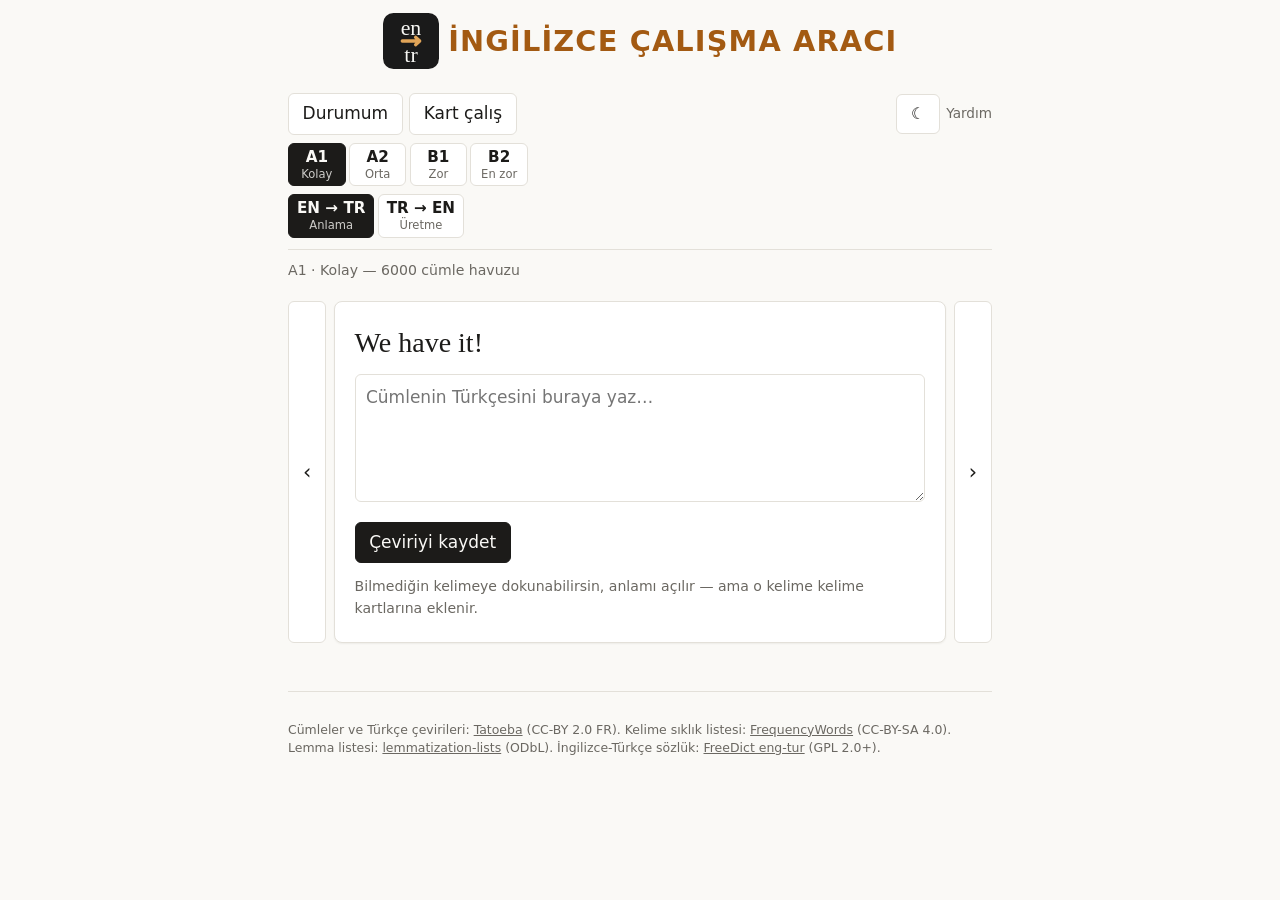
<file: index.html>
<!DOCTYPE html>
<html lang="tr">
<head>
<meta charset="utf-8">
<meta name="viewport" content="width=device-width, initial-scale=1">
<meta name="theme-color" content="#faf9f6">
<title>İngilizce Çalışma Aracı — oku, kendin çevir, öğren</title>
<meta name="description" content="Cümleyi oku, kendin çevir, doğrusuyla karşılaştır. Ücretsiz, reklamsız, internetsiz de çalışır.">

<!-- Bağlantı WhatsApp/X gibi yerlerde paylaşılınca çıplak link yerine
     başlık-açıklama-görsel kartı görünsün diye (bkz. Kur'an aracındaki
     aynı desen). -->
<meta property="og:type" content="website">
<meta property="og:locale" content="tr_TR">
<meta property="og:site_name" content="İngilizce Çalışma Aracı">
<meta property="og:title" content="İngilizce Çalışma Aracı — oku, kendin çevir, öğren">
<meta property="og:description" content="Cümleyi oku, kendin çevir, doğrusuyla farkını gör. Ücretsiz ve çevrimdışı çalışır.">
<meta property="og:image" content="https://ingilizce-gui-public.selcukh.workers.dev/paylasim.png">
<meta property="og:url" content="https://ingilizce-gui-public.selcukh.workers.dev/">
<meta name="twitter:card" content="summary_large_image">

<link rel="canonical" href="https://ingilizce-gui-public.selcukh.workers.dev/">
<!-- Google Search Console doğrulaması: property eklenince oradan
     verilen içerik değerini buraya yaz (bkz. CLAUDE.md, "Yayın"). -->
<meta name="google-site-verification" content="RmTX7oRk41L-8aVXHNc9ZlmWCdjpZTJQeW9kRRBGVSo">

<!-- Tema, ilk boyamadan ÖNCE uygulanmalı: app.js'e bırakılırsa koyu
     temada sayfa bir an beyaz yanıp sönüyor. Bu yüzden burada, satır
     içi ve stil dosyasından da önce. -->
<script>
(function () {
  try {
    var secim = localStorage.getItem("ingilizce-tema");
    if (secim !== "acik" && secim !== "koyu") {
      secim = window.matchMedia
        && window.matchMedia("(prefers-color-scheme: dark)").matches
        ? "koyu" : "acik";
    }
    document.documentElement.setAttribute("data-tema", secim);
  } catch (e) {
    document.documentElement.setAttribute("data-tema", "acik");
  }
})();
</script>
<link rel="manifest" href="manifest.json">
<link rel="icon" href="ikon.svg" type="image/svg+xml">
<link rel="apple-touch-icon" href="ikon-192.png">
<!-- iOS Safari manifest.json'daki display:standalone'u eski sürümlerde
     görmezden gelebiliyor; ana ekrana eklenince tam ekran açılması için
     bunlar gerekiyor. -->
<meta name="apple-mobile-web-app-capable" content="yes">
<meta name="apple-mobile-web-app-status-bar-style" content="black-translucent">
<meta name="apple-mobile-web-app-title" content="İngilizce">
<link rel="stylesheet" href="style.css">
</head>
<body>

<!-- app.js'ten ÖNCE ve eski söz dizimiyle: app.js hiç ayrıştırılamasa
     bile hatayı ekrana yazsın. Telefonda konsol yok. -->
<div id="js-hata" hidden></div>
<script>
(function () {
  function goster(m) {
    var k = document.getElementById("js-hata");
    if (!k) return;
    k.hidden = false;
    k.textContent = "Arayüz hatası — " + m;
  }
  window.onerror = function (m, kaynak, satir, sutun) {
    goster(m + "  (" + (kaynak || "?").split("/").pop() + ":" + satir + ":" + sutun + ")");
    return false;
  };
  window.addEventListener("unhandledrejection", function (o) {
    goster("işlem başarısız: " + (o.reason && o.reason.message ? o.reason.message : o.reason));
  });
  window.setTimeout(function () {
    if (!window.__arayuzHazir) goster("app.js yüklenmedi veya çalışmadı.");
  }, 5000);
})();
</script>
<script src="surum.js"></script>

<header>
  <!-- Görünür site başlığı: Google'dan gelen biri ilk bakışta neye
       baktığını anlasın diye (bkz. Kur'an aracındaki aynı desen).
       Sayfadaki tek h1. -->
  <div class="site-basligi">
    <img src="ikon.svg" alt="" width="48" height="48">
    <h1>İngilizce Çalışma Aracı</h1>
  </div>

  <nav class="gezinme">
    <div class="arac-satir">
      <div class="arac-grup">
        <button id="durum-ac" type="button">Durumum</button>
        <button id="kart-calis" type="button">Kart çalış</button>
      </div>
      <div class="arac-grup">
        <button id="tema-dugme" type="button" aria-label="Temayı değiştir"></button>
        <a class="yardim-link" href="yardim.html">Yardım</a>
      </div>
    </div>
    <div class="seviye-secim" id="seviye-secim"></div>
    <div class="yon-secim" id="yon-secim">
      <button type="button" data-yon="en_tr">
        <span class="seviye-kod">EN → TR</span>
        <span class="seviye-ad">Anlama</span>
      </button>
      <button type="button" data-yon="tr_en">
        <span class="seviye-kod">TR → EN</span>
        <span class="seviye-ad">Üretme</span>
      </button>
    </div>
  </nav>
  <p id="konum" class="konum"></p>
  <p id="gezinme-hata" class="gezinme-hata" hidden></p>
</header>

<main>
<div id="calisma-ekrani">
  <!-- Bir grup, üç ayrı görünür kutu: cümle+çeviri alanı, senin
       çevirin, doğru çeviri (+ kelime paneli, işaretlenenler — hepsi
       kendi kutusunda). Tek kutuya sıkıştırınca (ilk deneme) cevap
       verildikten sonra düz metin yığını gibi görünüyordu; kutular
       ayrılınca "senin" ile "doğrusu" göz gezdirirken karışmıyor. -->
  <section id="cumle-karti">
    <!-- Cümleler RASTGELE gelir — sırayla gitmenin ya da numarayla
         atlamanın (eski "No / Git") bir anlamı yok, havuzda binlerce
         cümle var ve aralarında anlamlı bir sıra da zaten yok (bkz.
         CLAUDE.md, "Rastgele cümle seçimi"). Sağdaki ok yeni rastgele
         bir cümle çeker, soldaki bu oturumda az önce gördüklerine
         geri döner (basit bir geçmiş yığını, app.js: durum.gecmis). -->
    <div class="cumle-gezinme">
      <button id="onceki" type="button" class="ok-dugmesi" aria-label="Az önce gördüğün cümle" title="Az önce gördüğün cümle">‹</button>
      <div class="kutu" id="cumle-kutusu">
        <!-- #ingilizce TEK düğüm: tıklanabilir İngilizce metin, kelime
             paneli/hata kaydı/kart havuzu ona bağlı. Yöne göre yeri
             değişir — EN->TR'de hep burada (soru); TR->EN'de cevap
             açılana kadar gizli, açılınca aşağıdaki doğru kutusuna
             taşınır (bkz. app.js: ingilizceYerlestir). Taşınan aynı
             düğüm olduğu için olay dinleyicisi bozulmaz. -->
        <p id="ingilizce" class="ingilizce" lang="en"></p>
        <p id="soru-tr" class="ingilizce" dir="ltr" hidden></p>

        <div id="ceviri-alani">
          <textarea id="ceviri-metin" rows="4"
            placeholder="Cümlenin Türkçesini buraya yaz…"></textarea>
          <div class="satir">
            <button id="ceviri-kaydet" class="birincil" type="button">Çeviriyi kaydet</button>
            <span id="ceviri-durum" class="durum"></span>
          </div>
          <p class="ipucu" id="cumle-ipucu">
            Bilmediğin kelimeye dokunabilirsin, anlamı açılır — ama o
            kelime kelime kartlarına eklenir.
          </p>
        </div>
      </div>
      <button id="sonraki" type="button" class="ok-dugmesi" aria-label="Yeni (rastgele) cümle" title="Yeni (rastgele) cümle">›</button>
    </div>

    <div id="referans-alani" hidden>
      <div class="kutu">
        <span class="kutu-baslik" id="senin-baslik">Senin çevirin</span>
        <p id="senin-ceviri-metni"></p>
      </div>
      <div class="kutu dogru" id="dogru-kutusu">
        <span class="kutu-baslik" id="dogru-baslik">Doğru çeviri</span>
        <p id="referans-metin"></p>
        <div id="alt-blok" hidden>
          <span class="kutu-baslik">Başka doğru yollar</span>
          <ul id="alt-liste"></ul>
        </div>
        <p class="ipucu" id="dogru-ipucu"></p>
      </div>
    </div>

    <div class="kutu" id="kelime-bolum" hidden>
      <h2>Kelime — <span id="kelime-baslik" lang="en"></span></h2>
      <p id="kelime-anlam" class="kelime-anlam"></p>
      <p class="ipucu" id="ipucu-notu" hidden>
        Bu kelimeye baktın — kelime kartlarına eklendi. Neyi yanlış
        yaptığını, doğru çeviriyi gördükten sonra işaretleyebilirsin.
      </p>
      <form id="hata-form">
        <fieldset>
          <legend>Bu kelimede ne oldu?</legend>
          <label><input type="radio" name="kategori" value="kelime_bilmiyorum" checked> Kelimeyi bilmiyordum</label>
          <label><input type="radio" name="kategori" value="baska_anlam"> Kelimeyi biliyordum ama burada başka anlama gelmiş</label>
          <label><input type="radio" name="kategori" value="cumle_kurulumu"> Kelimeleri bildim, cümleyi yanlış kurdum</label>
        </fieldset>
        <button type="button" id="detay-ac" class="baglanti-dugme">+ Detaylı yaz (istersen)</button>
        <div id="detay-alanlar" hidden>
          <label for="hata-dogru-hali">Bu cümlede ne demek?</label>
          <input id="hata-dogru-hali" type="text" autocomplete="off"
                 placeholder="Örnek: burada “gitmek” değil, “olmak” demek">
          <label for="hata-not">Sen ne sanmıştın?</label>
          <textarea id="hata-not" rows="3" placeholder="Boş bırakabilirsin…"></textarea>
        </div>
        <div class="satir">
          <button class="birincil" type="submit">İşaretle</button>
          <button type="button" id="hata-iptal">Kapat</button>
          <span id="hata-durum" class="durum"></span>
        </div>
      </form>
    </div>

    <div class="kutu" id="kayitli-hatalar" hidden>
      <h2>Bu cümlede işaretlediklerin</h2>
      <ul id="hata-liste"></ul>
    </div>
  </section>
</div>

<section id="durum-ekrani" hidden>
  <h1 class="durum-baslik">Nasıl gidiyor?</h1>

  <p class="ipucu">
    Buradaki sayılar çevirilerinin doğru olup olmadığını ölçmüyor —
    onu program bilemez, zaten bir cümlenin tek bir doğru çevirisi de
    yok. Ölçtüğü şey şu: <strong>kaç cümleyi hiç yardım almadan
    bitirdin.</strong> Yardım almak kötü değil; ama aldığın yardım
    azalıyorsa ilerliyorsun demektir.
  </p>

  <div id="durum-seviyeler"></div>

  <h2>Kelime kartların</h2>
  <p id="durum-kelime"></p>

  <h2>Kayıtların</h2>
  <p class="ipucu">
    Kayıtların yalnızca bu cihazda duruyor. Ara sıra yedekle — tarayıcı
    verilerini silersen kayıtların da gider.
  </p>
  <div class="satir">
    <button id="disa-aktar" type="button">Kayıtlarımı yedekle</button>
    <button id="ice-aktar" type="button">Yedekten geri yükle</button>
    <button id="anki-aktar" type="button">Kelimeleri indir (Anki)</button>
    <!-- accept KOYMA: Android dosya seçicisi .json uzantısını tanımayıp
         dosyaları seçilemez yapıyor. İçeriği JS zaten denetliyor. -->
    <input id="dosya-sec" type="file" hidden>
  </div>
  <p id="kurulum-durumu"></p>

  <p class="satir"><button id="durum-kapat" type="button">← Cümlelere dön</button></p>
</section>

<section id="kart-ekrani" hidden>
  <p id="kart-ilerleme" class="konum"></p>

  <div id="kart-govde">
    <p id="kart-cumle" class="ingilizce" lang="en"></p>
    <p class="ipucu">Bu kelime burada ne demek?</p>
    <button id="kart-cevir" class="birincil" type="button">Kartı çevir</button>

    <div id="kart-arka" hidden>
      <p id="kart-sozluk" class="kelime-anlam"></p>
      <!-- Kendi notun yalnızca yazdıysan çıkar: ipucuna bakılarak
           üretilen kartlarda not yoktur, boş başlık göstermek anlamsız. -->
      <div id="kart-kendi-notun" hidden>
        <p><strong>Doğrusu:</strong> <span id="kart-dogrusu"></span></p>
        <p><strong>Sen ne sanmıştın:</strong></p>
        <p id="kart-sandigin"></p>
      </div>
      <div class="satir">
        <button id="kart-bilemedim" type="button">Bilemedim</button>
        <button id="kart-zorlandim" type="button">Zorlandım</button>
        <button id="kart-biliyordum" type="button">Biliyordum</button>
      </div>
      <p><a href="#" id="kart-cikar">Bu kelimeyi biliyorum, bir daha sorma</a></p>
    </div>
  </div>

  <div id="kart-bos" hidden>
    <p>Henüz kartın yok. Birkaç cümle çalış, bilmediğin kelimeleri işaretle; kartlar kendiliğinden birikecek.</p>
  </div>

  <div id="kart-ozet" hidden>
    <p id="kart-ozet-metin"></p>
    <div class="satir">
      <button id="kart-daha" type="button">15 kart daha</button>
      <button id="kart-bitir" type="button">Bitir, cümlelere dön</button>
    </div>
  </div>

  <p class="satir"><button id="kart-kapat" type="button">← Cümlelere dön</button></p>
</section>
</main>

<dialog id="bilgi-kutusu">
  <h2 id="bilgi-baslik"></h2>
  <p id="bilgi-metin"></p>
  <div class="satir">
    <button id="bilgi-tamam" type="button">Tamam</button>
    <button id="bilgi-vazgec" type="button" hidden>Vazgeç</button>
  </div>
</dialog>

<footer class="atif">
  <p>
    Cümleler ve Türkçe çevirileri:
    <a href="https://tatoeba.org/" target="_blank" rel="noopener">Tatoeba</a> (CC-BY 2.0 FR).
    Kelime sıklık listesi:
    <a href="https://github.com/hermitdave/FrequencyWords" target="_blank" rel="noopener">FrequencyWords</a> (CC-BY-SA 4.0).
    Lemma listesi:
    <a href="https://github.com/michmech/lemmatization-lists" target="_blank" rel="noopener">lemmatization-lists</a> (ODbL).
    İngilizce-Türkçe sözlük:
    <a href="https://freedict.org/" target="_blank" rel="noopener">FreeDict eng-tur</a> (GPL 2.0+).
  </p>
</footer>

<script src="app.js"></script>
</body>
</html>
</file>
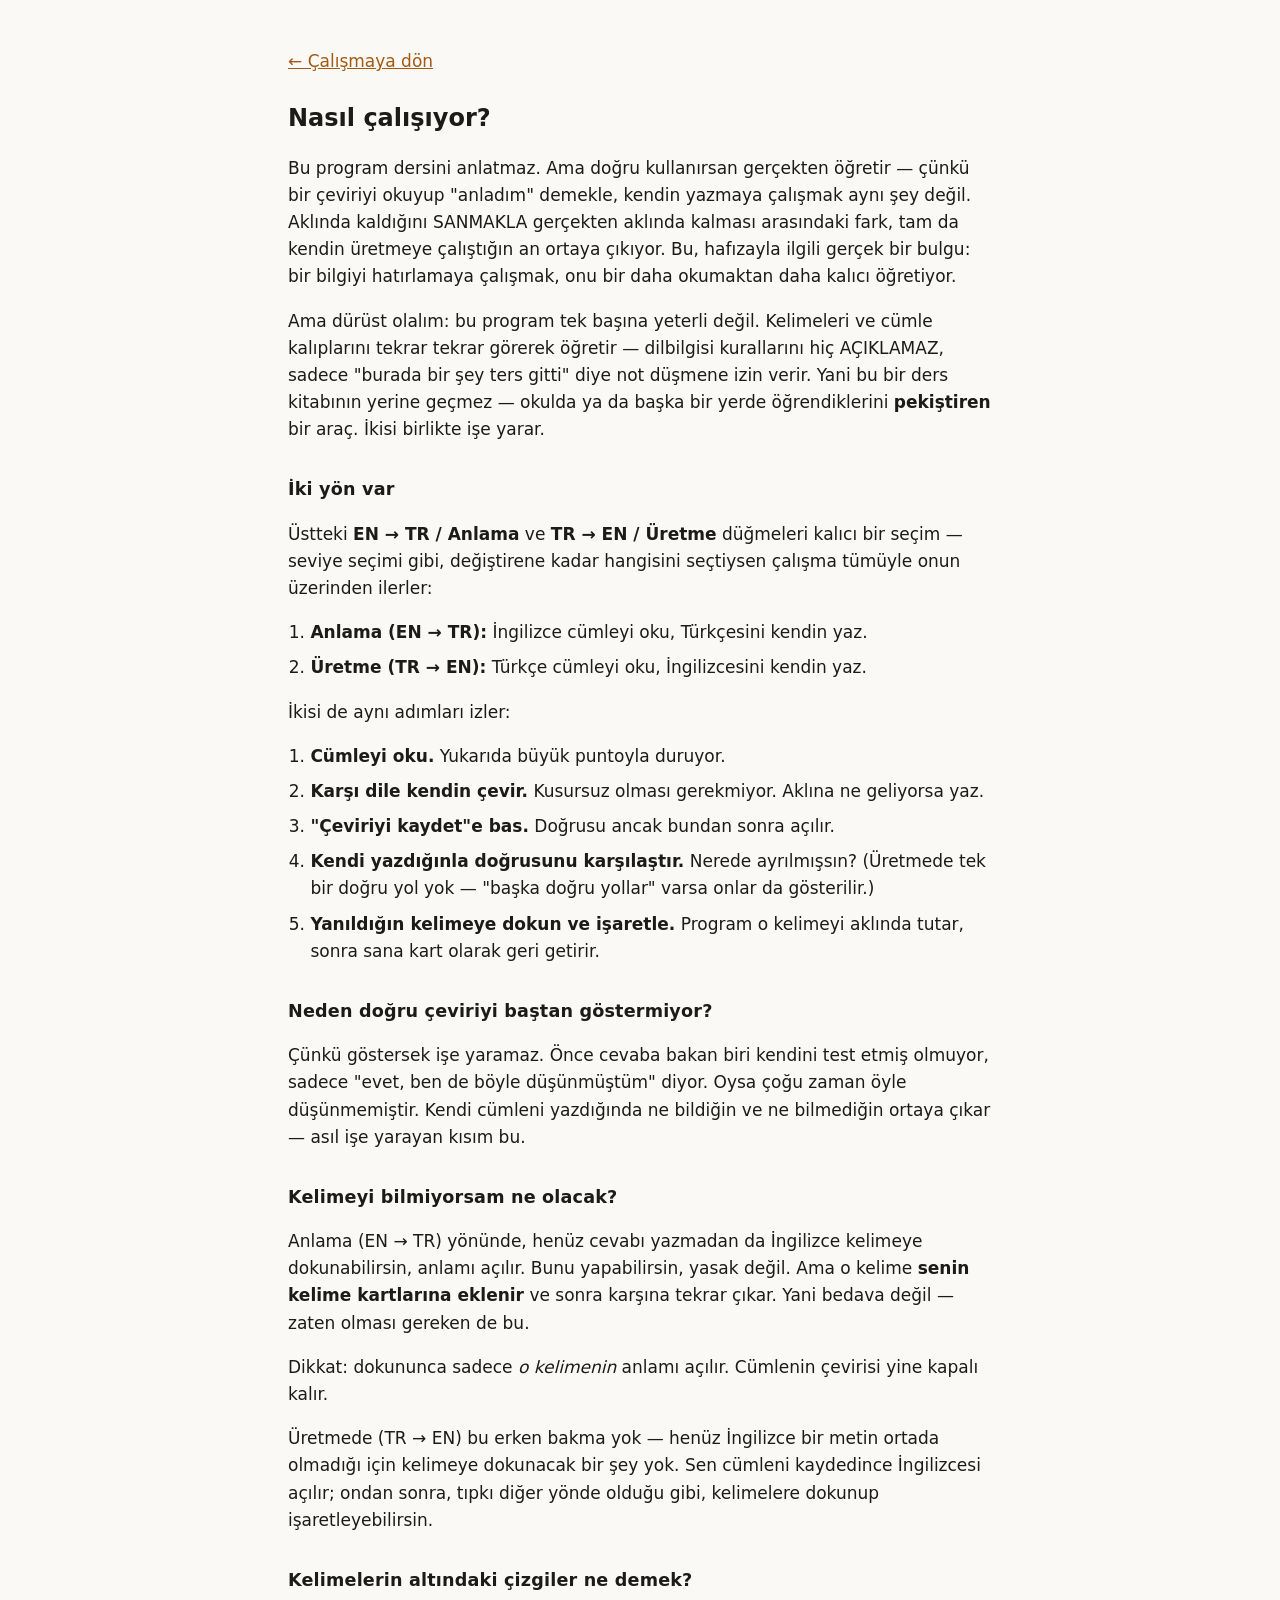
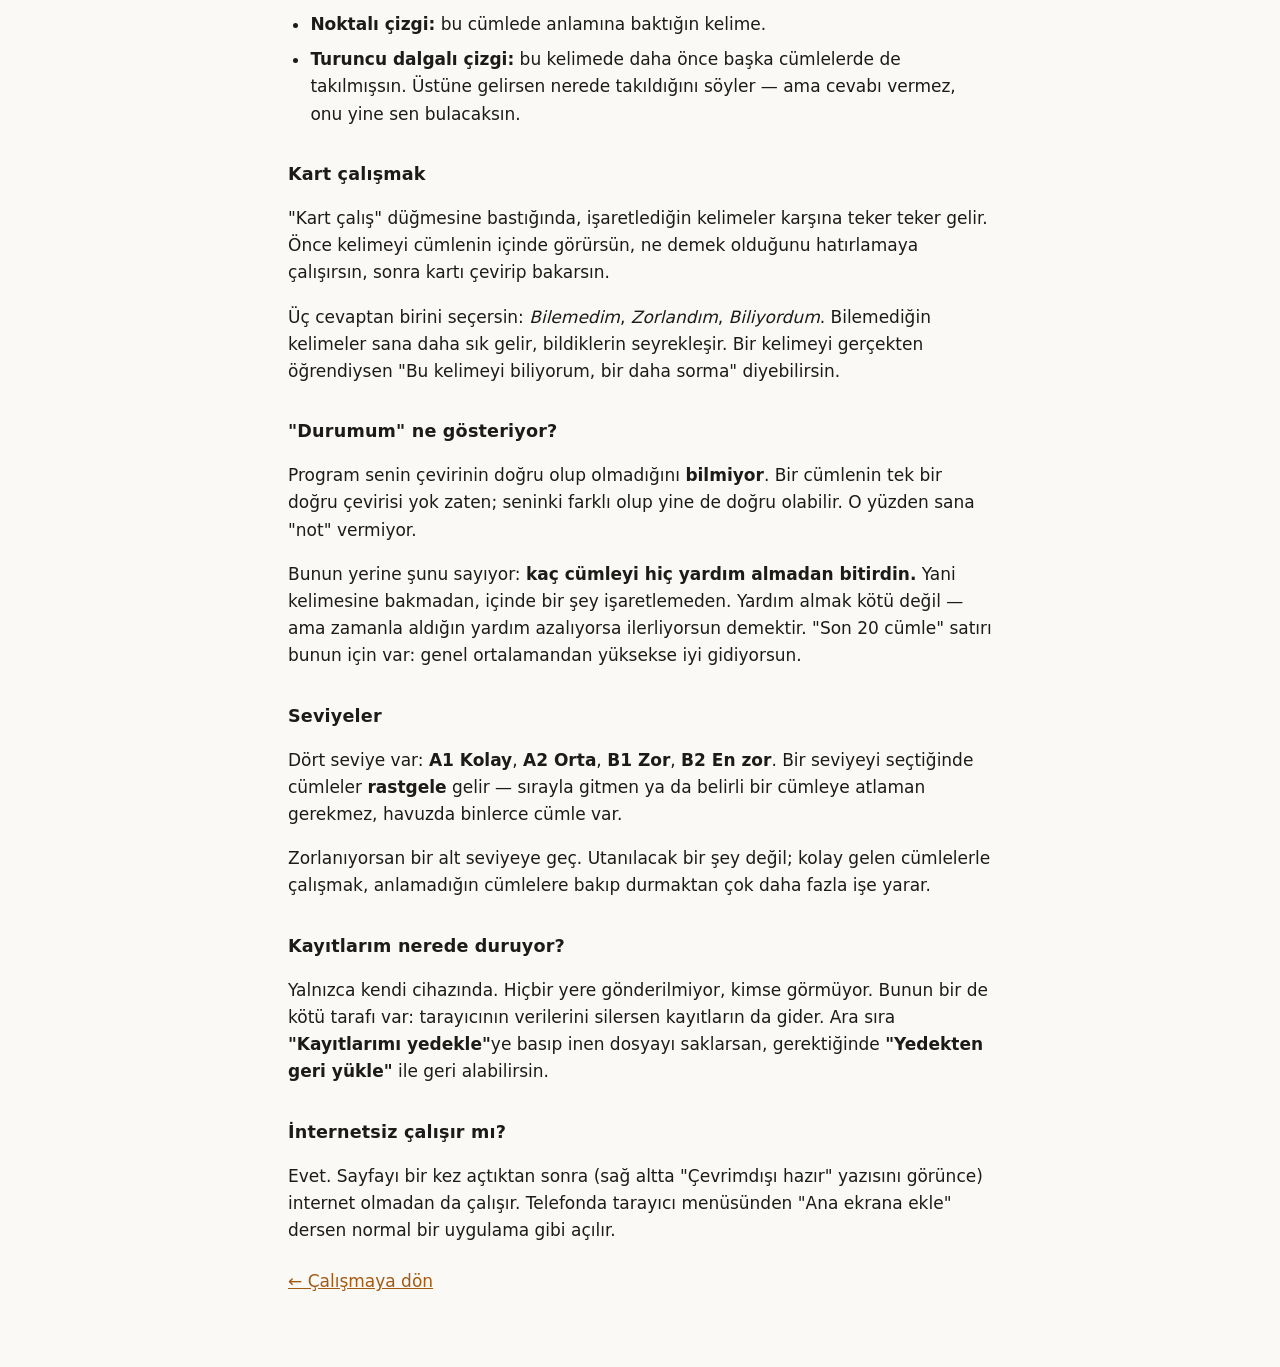
<file: yardim.html>
<!DOCTYPE html>
<html lang="tr">
<head>
<meta charset="utf-8">
<meta name="viewport" content="width=device-width, initial-scale=1">
<meta name="theme-color" content="#faf9f6">
<title>Yardım — İngilizce Çalışma Aracı</title>
<meta name="description" content="İngilizce Çalışma Aracı'nın yardım sayfası: çeviri kaydetmeden doğrusunun neden görünmediği, kelime kartları, kilitliyken bedelli ipucu ve iki çalışma yönü (anlama/üretme) anlatılıyor.">
<link rel="icon" href="ikon.svg" type="image/svg+xml">
<script>
(function () {
  try {
    var secim = localStorage.getItem("ingilizce-tema");
    if (secim !== "acik" && secim !== "koyu") {
      secim = window.matchMedia
        && window.matchMedia("(prefers-color-scheme: dark)").matches
        ? "koyu" : "acik";
    }
    document.documentElement.setAttribute("data-tema", secim);
  } catch (e) {
    document.documentElement.setAttribute("data-tema", "acik");
  }
})();
</script>
<link rel="stylesheet" href="style.css">
</head>
<body class="yardim">
<main>

<p class="geri"><a href="./">← Çalışmaya dön</a></p>

<h1>Nasıl çalışıyor?</h1>

<p>
  Bu program dersini anlatmaz. Ama doğru kullanırsan gerçekten öğretir
  — çünkü bir çeviriyi okuyup "anladım" demekle, kendin yazmaya
  çalışmak aynı şey değil. Aklında kaldığını SANMAKLA gerçekten aklında
  kalması arasındaki fark, tam da kendin üretmeye çalıştığın an ortaya
  çıkıyor. Bu, hafızayla ilgili gerçek bir bulgu: bir bilgiyi
  hatırlamaya çalışmak, onu bir daha okumaktan daha kalıcı öğretiyor.
</p>

<p>
  Ama dürüst olalım: bu program tek başına yeterli değil. Kelimeleri
  ve cümle kalıplarını tekrar tekrar görerek öğretir — dilbilgisi
  kurallarını hiç AÇIKLAMAZ, sadece "burada bir şey ters gitti"
  diye not düşmene izin verir. Yani bu bir ders kitabının yerine
  geçmez — okulda ya da başka bir yerde öğrendiklerini
  <strong>pekiştiren</strong> bir araç. İkisi birlikte işe yarar.
</p>

<h2>İki yön var</h2>

<p>
  Üstteki <strong>EN → TR / Anlama</strong> ve <strong>TR → EN /
  Üretme</strong> düğmeleri kalıcı bir seçim — seviye seçimi gibi,
  değiştirene kadar hangisini seçtiysen çalışma tümüyle onun
  üzerinden ilerler:
</p>

<ol>
  <li>
    <strong>Anlama (EN → TR):</strong> İngilizce cümleyi oku, Türkçesini
    kendin yaz.
  </li>
  <li>
    <strong>Üretme (TR → EN):</strong> Türkçe cümleyi oku, İngilizcesini
    kendin yaz.
  </li>
</ol>

<p>
  İkisi de aynı adımları izler:
</p>

<ol>
  <li>
    <strong>Cümleyi oku.</strong> Yukarıda büyük puntoyla duruyor.
  </li>
  <li>
    <strong>Karşı dile kendin çevir.</strong> Kusursuz olması gerekmiyor.
    Aklına ne geliyorsa yaz.
  </li>
  <li>
    <strong>"Çeviriyi kaydet"e bas.</strong> Doğrusu ancak bundan
    sonra açılır.
  </li>
  <li>
    <strong>Kendi yazdığınla doğrusunu karşılaştır.</strong> Nerede
    ayrılmışsın? (Üretmede tek bir doğru yol yok — "başka doğru
    yollar" varsa onlar da gösterilir.)
  </li>
  <li>
    <strong>Yanıldığın kelimeye dokun ve işaretle.</strong> Program o
    kelimeyi aklında tutar, sonra sana kart olarak geri getirir.
  </li>
</ol>

<h2>Neden doğru çeviriyi baştan göstermiyor?</h2>

<p>
  Çünkü göstersek işe yaramaz. Önce cevaba bakan biri kendini test etmiş
  olmuyor, sadece "evet, ben de böyle düşünmüştüm" diyor. Oysa çoğu zaman
  öyle düşünmemiştir. Kendi cümleni yazdığında ne bildiğin ve ne
  bilmediğin ortaya çıkar — asıl işe yarayan kısım bu.
</p>

<h2>Kelimeyi bilmiyorsam ne olacak?</h2>

<p>
  Anlama (EN → TR) yönünde, henüz cevabı yazmadan da İngilizce
  kelimeye dokunabilirsin, anlamı açılır. Bunu yapabilirsin, yasak
  değil. Ama o kelime <strong>senin kelime kartlarına eklenir</strong>
  ve sonra karşına tekrar çıkar. Yani bedava değil — zaten olması
  gereken de bu.
</p>

<p>
  Dikkat: dokununca sadece <em>o kelimenin</em> anlamı açılır. Cümlenin
  çevirisi yine kapalı kalır.
</p>

<p>
  Üretmede (TR → EN) bu erken bakma yok — henüz İngilizce bir metin
  ortada olmadığı için kelimeye dokunacak bir şey yok. Sen cümleni
  kaydedince İngilizcesi açılır; ondan sonra, tıpkı diğer yönde olduğu
  gibi, kelimelere dokunup işaretleyebilirsin.
</p>

<h2>Kelimelerin altındaki çizgiler ne demek?</h2>

<ul>
  <li>
    <strong>Noktalı çizgi:</strong> bu cümlede anlamına baktığın kelime.
  </li>
  <li>
    <strong>Turuncu dalgalı çizgi:</strong> bu kelimede daha önce başka
    cümlelerde de takılmışsın. Üstüne gelirsen nerede takıldığını
    söyler — ama cevabı vermez, onu yine sen bulacaksın.
  </li>
</ul>

<h2>Kart çalışmak</h2>

<p>
  "Kart çalış" düğmesine bastığında, işaretlediğin kelimeler karşına
  teker teker gelir. Önce kelimeyi cümlenin içinde görürsün, ne demek
  olduğunu hatırlamaya çalışırsın, sonra kartı çevirip bakarsın.
</p>

<p>
  Üç cevaptan birini seçersin: <em>Bilemedim</em>, <em>Zorlandım</em>,
  <em>Biliyordum</em>. Bilemediğin kelimeler sana daha sık gelir,
  bildiklerin seyrekleşir. Bir kelimeyi gerçekten öğrendiysen
  "Bu kelimeyi biliyorum, bir daha sorma" diyebilirsin.
</p>

<h2>"Durumum" ne gösteriyor?</h2>

<p>
  Program senin çevirinin doğru olup olmadığını <strong>bilmiyor</strong>.
  Bir cümlenin tek bir doğru çevirisi yok zaten; seninki farklı olup
  yine de doğru olabilir. O yüzden sana "not" vermiyor.
</p>

<p>
  Bunun yerine şunu sayıyor: <strong>kaç cümleyi hiç yardım almadan
  bitirdin.</strong> Yani kelimesine bakmadan, içinde bir şey
  işaretlemeden. Yardım almak kötü değil — ama zamanla aldığın yardım
  azalıyorsa ilerliyorsun demektir. "Son 20 cümle" satırı bunun için
  var: genel ortalamandan yüksekse iyi gidiyorsun.
</p>

<h2>Seviyeler</h2>

<p>
  Dört seviye var: <strong>A1 Kolay</strong>, <strong>A2 Orta</strong>,
  <strong>B1 Zor</strong>, <strong>B2 En zor</strong>. Bir seviyeyi
  seçtiğinde cümleler <strong>rastgele</strong> gelir — sırayla gitmen
  ya da belirli bir cümleye atlaman gerekmez, havuzda binlerce cümle
  var.
</p>

<p>
  Zorlanıyorsan bir alt seviyeye geç. Utanılacak bir şey değil; kolay
  gelen cümlelerle çalışmak, anlamadığın cümlelere bakıp durmaktan çok
  daha fazla işe yarar.
</p>

<h2>Kayıtlarım nerede duruyor?</h2>

<p>
  Yalnızca kendi cihazında. Hiçbir yere gönderilmiyor, kimse görmüyor.
  Bunun bir de kötü tarafı var: tarayıcının verilerini silersen
  kayıtların da gider. Ara sıra <strong>"Kayıtlarımı yedekle"</strong>ye
  basıp inen dosyayı saklarsan, gerektiğinde
  <strong>"Yedekten geri yükle"</strong> ile geri alabilirsin.
</p>

<h2>İnternetsiz çalışır mı?</h2>

<p>
  Evet. Sayfayı bir kez açtıktan sonra (sağ altta "Çevrimdışı hazır"
  yazısını görünce) internet olmadan da çalışır. Telefonda tarayıcı
  menüsünden "Ana ekrana ekle" dersen normal bir uygulama gibi açılır.
</p>

<p class="geri"><a href="./">← Çalışmaya dön</a></p>

</main>
</body>
</html>
</file>
<file: style.css>
/* Sade, yüksek kontrast, tek sütun. Renk yalnızca anlam taşıdığı
   yerde: vurgu rengi = "buna bir daha bak". Kırmızı yok — hata damgası
   basmıyoruz.

   İki tema var. Renkler yalnızca burada, :root ve [data-tema="koyu"]
   altında tanımlanır; başka hiçbir kural sabit renk yazmaz, yoksa
   temalardan biri sessizce bozulur. */

:root {
  --kagit: #faf9f6;
  --yuzey: #ffffff;
  --murekkep: #1c1b19;
  --soluk: #6b6862;
  --cizgi: #e3e0d9;
  --vurgu: #a35a12;
  --vurgu-yumusak: #f6ecd9;
  --birincil-zemin: #1c1b19;
  --birincil-yazi: #faf9f6;
  --golge: rgba(28, 27, 25, 0.06);
  --perde: rgba(28, 27, 25, 0.35);
  /* Kelime anlamı kutusu: referans çeviriden ayırt edilsin diye ayrı
     renk — soluk yeşil, "bilgi geldi" hissi versin. */
  --anlam-zemin: #e7f3e3;
  --anlam-kenar: #6a9c58;
}

:root[data-tema="koyu"] {
  --kagit: #17161a;
  --yuzey: #201f25;
  --murekkep: #e9e6df;
  --soluk: #a7a199;
  --cizgi: #343139;
  --vurgu: #e0a458;
  --vurgu-yumusak: #3a2f1e;
  --birincil-zemin: #e9e6df;
  --birincil-yazi: #17161a;
  --golge: rgba(0, 0, 0, 0.35);
  --perde: rgba(0, 0, 0, 0.55);
  --anlam-zemin: #1f2b1c;
  --anlam-kenar: #4f7a42;
}

* { box-sizing: border-box; }

/* Radyo düğmeleri ve bağlantılar işletim sisteminin/tarayıcının
   mavisini kullanmasın; iki temada da paletle aynı renk olsunlar. */
:root { accent-color: var(--vurgu); color-scheme: light; }
:root[data-tema="koyu"] { color-scheme: dark; }

a { color: var(--vurgu); }

body {
  margin: 0;
  padding: 0 1rem 3rem;
  background: var(--kagit);
  color: var(--murekkep);
  font-family: system-ui, -apple-system, "Segoe UI", sans-serif;
  font-size: 17px;
  line-height: 1.6;
  -webkit-text-size-adjust: 100%;
}

header, main, footer {
  max-width: 44rem;
  margin: 0 auto;
}

h2 {
  font-size: 0.95rem;
  font-weight: 600;
  letter-spacing: 0.01em;
  color: var(--soluk);
  margin: 1.5rem 0 0.5rem;
}

/* --- site başlığı ---
   İkon + ad, gezinmenin üstünde. Google'dan gelen biri ilk bakışta
   neye baktığını anlasın diye (bkz. Kur'an aracındaki aynı desen).
   Telefonda dikey yer kıymetli olduğu için tek satır, alt açıklama
   yok — programı ilk kez açan zaten kart havuzu vb. görmüyor henüz. */
.site-basligi {
  display: flex;
  align-items: center;
  justify-content: center;
  gap: 0.6rem;
  margin: 0.8rem 0;
}

.site-basligi img { width: 56px; height: 56px; flex: none; }

/* Kalın ve belirgin: gövde metniyle aynı ağırlıkta olsa sıradan bir
   satır gibi görünürdü. Büyük harf + vurgu rengi: ikonun kendi
   renkleriyle (koyu zemin, turuncu ok) tek bir künye gibi okunsun. */
.site-basligi h1 {
  margin: 0;
  font-size: 1.8rem;
  font-weight: bold;
  line-height: 1.2;
  text-transform: uppercase;
  letter-spacing: 0.04em;
  color: var(--vurgu);
}

/* --- gezinme ---
   Üç ayrı satır: araçlar, seviye, yön. Hepsi tek satırda sıkışınca
   hangi düğmenin ne için olduğu (araç mı, seçim mi) göz gezdirirken
   karışıyordu; ayrı satırlar her grubu kendi başına okunur kılıyor.
   Araç satırının kendisi de ikiye ayrılıyor: solda "Durumum / Kart
   çalış" (çalışmayla ilgili), sağda "tema / Yardım" (uygulama geneli). */

.gezinme {
  padding: 0.7rem 0;
  border-bottom: 1px solid var(--cizgi);
  display: flex;
  flex-direction: column;
  gap: 0.5rem;
}

.arac-satir {
  display: flex;
  flex-wrap: wrap;
  gap: 0.4rem;
  align-items: center;
  justify-content: space-between;
}

.arac-grup {
  display: flex;
  flex-wrap: wrap;
  gap: 0.4rem;
  align-items: center;
}

.seviye-secim, .yon-secim {
  display: flex;
  flex-wrap: wrap;
  gap: 0.2rem;
}

/* Seviye ve yön düğmeleri aynı iki satırlı kalıbı paylaşır: üstte kod
   (A1, EN → TR), altta ne demek olduğu. Ortaokul öğrencisine CEFR kodu
   ya da "yön" kelimesi tek başına bir şey anlatmıyor. */
.seviye-secim button, .yon-secim button {
  display: flex;
  flex-direction: column;
  align-items: center;
  gap: 0;
  min-width: 3.6rem;
  padding: 0.25rem 0.5rem;
  line-height: 1.25;
}

.seviye-kod { font-size: 0.95rem; font-weight: 600; }
.seviye-ad { font-size: 0.72rem; color: var(--soluk); }

.seviye-secim button[aria-pressed="true"] .seviye-ad,
.yon-secim button[aria-pressed="true"] .seviye-ad {
  color: var(--birincil-yazi);
  opacity: 0.8;
}

.seviye-secim button[aria-pressed="true"],
.yon-secim button[aria-pressed="true"] {
  background: var(--birincil-zemin);
  color: var(--birincil-yazi);
  border-color: var(--birincil-zemin);
}

#tema-dugme {
  min-width: 2.6rem;
  font-size: 1rem;
  line-height: 1;
}

.konum {
  color: var(--soluk);
  font-size: 0.88rem;
  margin: 0.6rem 0 0;
}

.gezinme-hata {
  color: var(--vurgu);
  margin: 0.4rem 0 0;
  font-size: 0.9rem;
}

/* --- çalışılan cümle ---
   #cumle-karti kendisi kutu DEĞİL, yalnızca dikey boşluklayıcı — içindeki
   her mantıksal parça (cümle, senin çevirin, doğru çeviri, kelime
   paneli, işaretlenenler) kendi `.kutu`su. Hepsini tek kutuya
   sıkıştırmak (ilk deneme) cevap verilince düz metin yığınına
   dönüşüyordu; ayrı kutular göz gezdirirken "senin" ile "doğrusu"nu
   birbirinden ayırıyor. */

#cumle-karti {
  display: flex;
  flex-direction: column;
  gap: 0.9rem;
  margin: 1.2rem 0;
}

/* Önceki/Sonraki, soru kutusunun tam yanında — elini karttan
   kaldırmadan ileri geri gidilsin diye. */
.cumle-gezinme {
  display: flex;
  align-items: center;
  gap: 0.5rem;
}

.cumle-gezinme #cumle-kutusu {
  flex: 1;
  min-width: 0;
}

.ok-dugmesi {
  flex: none;
  min-width: 2.4rem;
  padding: 0.4rem;
  font-size: 1.3rem;
  line-height: 1;
  align-self: stretch;
}

@media (max-width: 30rem) {
  .ok-dugmesi { min-width: 2rem; font-size: 1.15rem; }
}

/* :not([hidden]) şart -- yoksa ID seçicisinin özgüllüğü tarayıcının
   varsayılan `[hidden] { display: none }` kuralını eziyor ve kutu
   "hidden" iken bile görünür kalıyor (eski/kalıntı metinle). */
#referans-alani:not([hidden]) {
  display: flex;
  flex-direction: column;
  gap: 0.9rem;
}

#alt-liste {
  margin: 0.3rem 0;
  padding-left: 1.2rem;
}

#alt-liste li { margin: 0.25rem 0; }

.kutu {
  background: var(--yuzey);
  border: 1px solid var(--cizgi);
  border-radius: 8px;
  padding: 1.1rem 1.2rem;
  box-shadow: 0 1px 2px var(--golge);
}

.kutu-baslik {
  display: block;
  font-size: 0.78rem;
  font-weight: 600;
  color: var(--soluk);
  margin-bottom: 0.3rem;
}

/* Doğru çeviri: tek doğru bilginin ortaya çıktığı an — soluk yeşil,
   kelime anlamı kutusuyla (.kelime-anlam) aynı renk dili. */
.kutu.dogru {
  background: var(--anlam-zemin);
  border-color: var(--anlam-kenar);
}

.kutu.dogru #referans-metin { font-size: 1.1rem; }

.ingilizce {
  font-size: 28px;
  line-height: 1.65;
  margin: 0 0 0.5rem;
  font-family: Georgia, "Times New Roman", serif;
}

.ingilizce .kelime {
  cursor: default;
  padding: 0.02em 0.04em;
  margin: 0 -0.04em;
  border-radius: 3px;
}

/* Kilit açıkken tıklanabilir olduğunu göster */
.ingilizce.acik .kelime { cursor: pointer; }

.ingilizce.acik .kelime:hover { background: var(--vurgu-yumusak); }

.ingilizce .kelime.secili { background: var(--vurgu-yumusak); }

/* İpucuna bakılmış kelime. Soluk ve noktalı: bilgi, uyarı değil —
   turuncu dalgalı çizgiyle (aşağıda) karışmasın. */
.ingilizce .kelime.bakildi {
  text-decoration: underline dotted var(--soluk);
  text-underline-offset: 5px;
}

/* "Buna bir daha bak" — dikkat işareti, hata damgası değil */
.ingilizce .kelime.uyari {
  text-decoration: underline wavy var(--vurgu);
  text-underline-offset: 6px;
  text-decoration-thickness: 2px;
}

.ipucu {
  color: var(--soluk);
  font-size: 0.88rem;
  margin: 0.3rem 0;
}

/* --- formlar ve düğmeler --- */

textarea, input[type="text"] {
  width: 100%;
  font: inherit;
  padding: 0.55rem 0.65rem;
  border: 1px solid var(--cizgi);
  border-radius: 6px;
  background: var(--yuzey);
  color: var(--murekkep);
}

textarea { resize: vertical; }

button {
  font: inherit;
  min-height: 2.5rem;
  padding: 0.4rem 0.85rem;
  border: 1px solid var(--cizgi);
  border-radius: 6px;
  background: var(--yuzey);
  color: var(--murekkep);
  cursor: pointer;
}

button:hover:not(:disabled) { border-color: var(--soluk); }

button:disabled {
  color: var(--soluk);
  cursor: not-allowed;
  opacity: 0.7;
}

/* Adımın asıl eylemi: her ekranda tek bir tane */
button.birincil:not(:disabled) {
  background: var(--birincil-zemin);
  color: var(--birincil-yazi);
  border-color: var(--birincil-zemin);
  font-weight: 500;
}

:focus-visible {
  outline: 2px solid var(--vurgu);
  outline-offset: 2px;
}

.satir {
  display: flex;
  flex-wrap: wrap;
  gap: 0.5rem;
  align-items: center;
  margin: 0.7rem 0;
}

.durum {
  color: var(--soluk);
  font-size: 0.88rem;
}

fieldset {
  border: 1px solid var(--cizgi);
  border-radius: 6px;
  margin: 0.8rem 0;
  padding: 0.6rem 0.85rem;
}

legend { color: var(--soluk); font-size: 0.88rem; }

fieldset label {
  display: block;
  padding: 0.25rem 0;
  cursor: pointer;
}

form > label {
  display: block;
  margin-top: 0.7rem;
  font-size: 0.92rem;
  color: var(--soluk);
}

/* --- referans çeviri ve kelime paneli --- */

/* Kelime anlamı: referans çeviriyle karışmasın diye ayrı renkte —
   soluk yeşil zemin, "bilgi geldi" hissi versin. */
.kelime-anlam {
  padding: 0.7rem 0.9rem;
  background: var(--anlam-zemin);
  border: 1px solid var(--anlam-kenar);
  border-left: 3px solid var(--anlam-kenar);
  border-radius: 0 6px 6px 0;
  margin: 0.4rem 0 0.8rem;
}

#kelime-baslik { font-family: Georgia, "Times New Roman", serif; }

/* Detaylı alanları aç/kapa düğmesi — form elemanı gibi değil, bağlantı
   gibi görünsün ki asıl eylemlerle (İşaretle/Kapat) karışmasın. */
.baglanti-dugme {
  background: none;
  border: none;
  padding: 0.3rem 0;
  min-height: 0;
  color: var(--vurgu);
  font-size: 0.9rem;
  text-decoration: underline;
  text-underline-offset: 3px;
}

.baglanti-dugme:hover { border-color: transparent; }

#detay-alanlar { margin-top: 0.4rem; }

/* --- listeler --- */

#hata-liste {
  margin: 0.4rem 0;
  padding-left: 1.2rem;
}

#hata-liste li { margin: 0.35rem 0; }

#hata-liste .kategori { color: var(--soluk); }

#kurulum-durumu {
  color: var(--soluk);
  font-size: 0.85rem;
}

/* --- kart ekranı --- */

#kart-cumle {
  background: var(--yuzey);
  border: 1px solid var(--cizgi);
  border-radius: 8px;
  padding: 1.1rem 1.2rem;
  margin: 1rem 0 0.5rem;
  box-shadow: 0 1px 2px var(--golge);
}

#kart-arka { margin-top: 1.2rem; }

#kart-sandigin {
  white-space: pre-wrap;
  padding: 0.7rem 0.9rem;
  background: var(--yuzey);
  border: 1px solid var(--cizgi);
  border-left: 3px solid var(--cizgi);
  border-radius: 0 6px 6px 0;
}

#kart-cikar a, #kart-cikar { color: var(--soluk); }

/* --- bilgi kutusu --- */

dialog {
  max-width: 30rem;
  border: 1px solid var(--cizgi);
  border-radius: 8px;
  background: var(--kagit);
  color: var(--murekkep);
  padding: 1.2rem;
}

dialog::backdrop { background: var(--perde); }

/* --- hata bildirimi --- */

#js-hata {
  background: var(--vurgu);
  color: var(--kagit);
  padding: 0.6rem 1rem;
  font-size: 0.9rem;
}

/* --- durum ekranı --- */

.durum-baslik {
  font-size: 1.4rem;
  margin: 1.2rem 0 0.5rem;
}

.durum-satir {
  padding: 0.9rem 1rem;
  margin: 0.8rem 0;
  background: var(--yuzey);
  border: 1px solid var(--cizgi);
  border-radius: 8px;
}

.durum-satir h2 {
  margin: 0 0 0.4rem;
  color: var(--murekkep);
  font-size: 1rem;
}

.durum-satir p { margin: 0.3rem 0; }

.cubuk {
  height: 8px;
  margin: 0.5rem 0;
  background: var(--cizgi);
  border-radius: 4px;
  overflow: hidden;
}

.cubuk span {
  display: block;
  height: 100%;
  background: var(--vurgu);
}

/* --- yardım sayfası --- */

.yardim main { padding-top: 1.5rem; }

.yardim h1 {
  font-size: 1.5rem;
  margin: 0 0 1rem;
}

.yardim h2 {
  font-size: 1.1rem;
  color: var(--murekkep);
  margin: 2rem 0 0.5rem;
}

.yardim li { margin: 0.5rem 0; }

.yardim ol, .yardim ul { padding-left: 1.4rem; }

.geri { margin: 1.5rem 0; }

.yardim-link {
  color: var(--soluk);
  font-size: 0.85rem;
  text-decoration: none;
  white-space: nowrap;
}

.yardim-link:hover { text-decoration: underline; }

/* --- atıf --- */

.atif {
  margin-top: 3rem;
  padding-top: 1rem;
  border-top: 1px solid var(--cizgi);
  color: var(--soluk);
  font-size: 0.78rem;
  line-height: 1.5;
}

.atif a { color: var(--soluk); }

/* --- dar ekran --- */

@media (max-width: 30rem) {
  body { padding: 0 0.8rem 2.5rem; }
  .ingilizce { font-size: 24px; }
  .kutu { padding: 0.9rem 1rem; }
  .site-basligi { gap: 0.5rem; margin: 0.6rem 0; }
  .site-basligi img { width: 46px; height: 46px; }
  .site-basligi h1 { font-size: 1.4rem; letter-spacing: 0.03em; }
}
</file>
